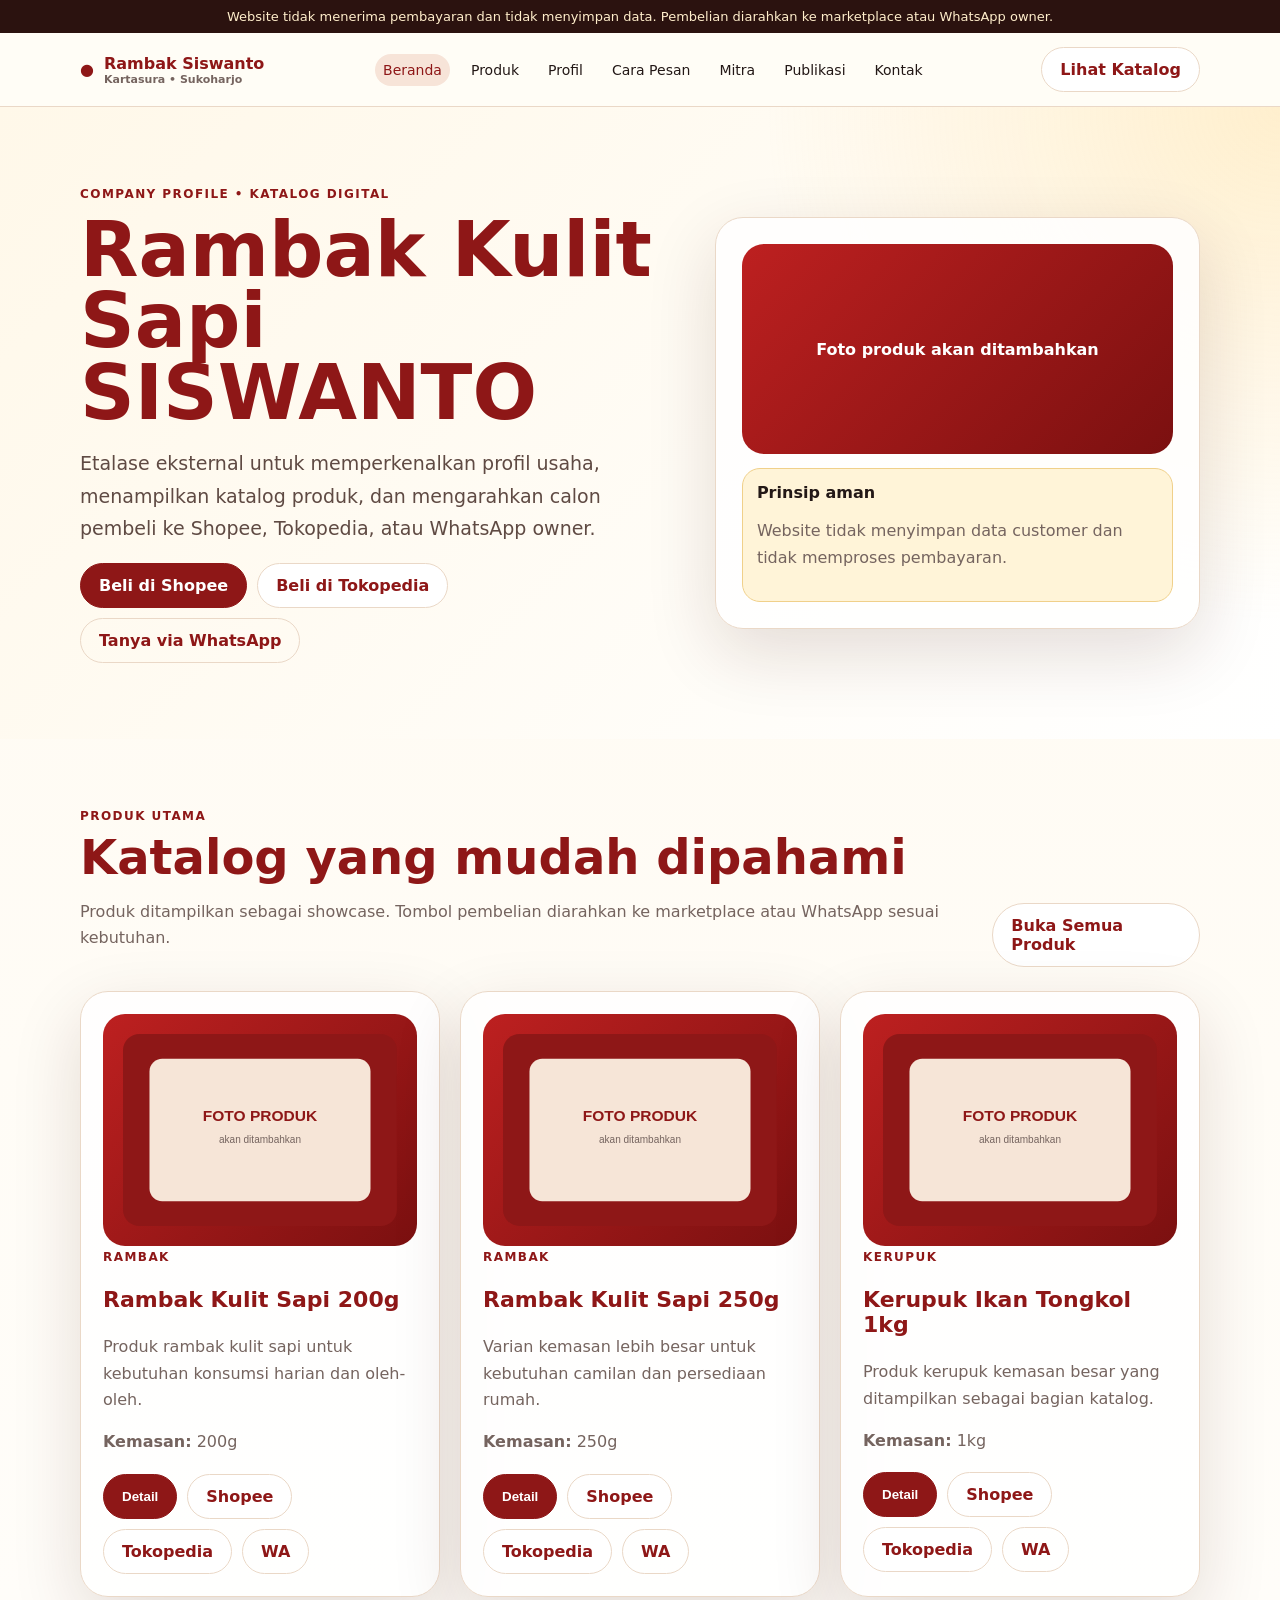
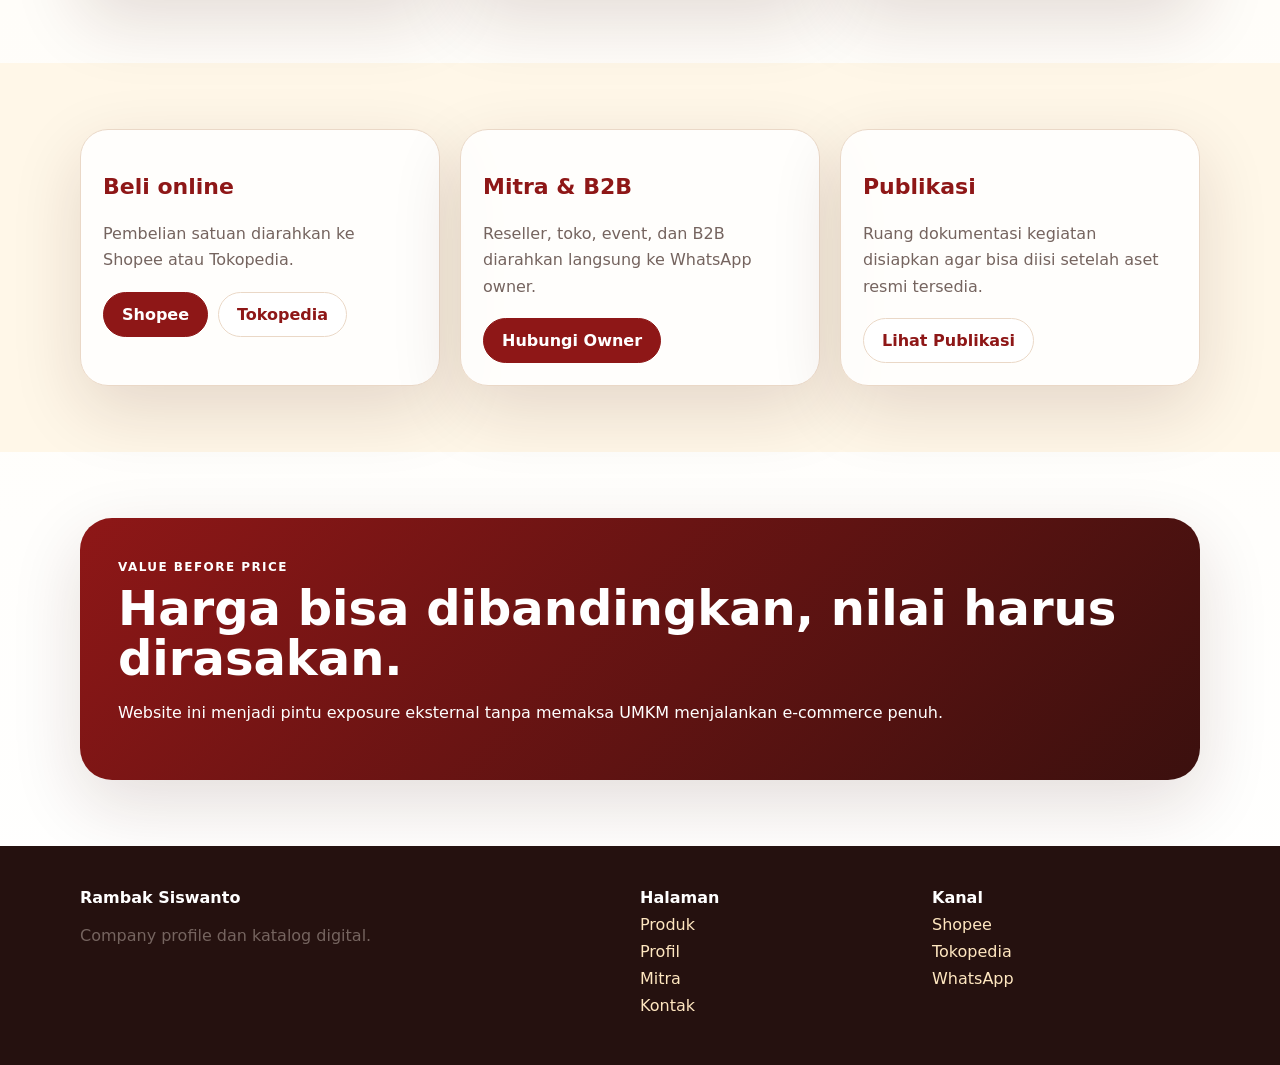
<file: index.html>
<!doctype html><html lang="id"><head><meta charset="utf-8"><meta name="viewport" content="width=device-width,initial-scale=1"><title>Rambak Kulit Sapi SISWANTO</title><link rel="stylesheet" href="styles.css"></head><body data-page="home"><div class="top-note">Website tidak menerima pembayaran dan tidak menyimpan data. Pembelian diarahkan ke marketplace atau WhatsApp owner.</div><header class="nav"><div class="container nav-inner"><a class="brand" href="index.html"><span>●</span><span>Rambak Siswanto<small>Kartasura • Sukoharjo</small></span></a><nav class="nav-links" id="navLinks"><a href="index.html" data-active="home">Beranda</a><a href="produk.html" data-active="produk">Produk</a><a href="profil.html" data-active="profil">Profil</a><a href="order.html" data-active="pesan">Cara Pesan</a><a href="mitra.html" data-active="mitra">Mitra</a><a href="publikasi.html" data-active="publikasi">Publikasi</a><a href="kontak.html" data-active="kontak">Kontak</a></nav><div class="nav-cta"><a class="btn btn-secondary" href="produk.html">Lihat Katalog</a><button class="menu-btn" id="menuBtn">☰</button></div></div></header><main><section class="hero"><div class="container hero-grid"><div class="reveal"><span class="eyebrow">Company Profile • Katalog Digital</span><h1>Rambak Kulit Sapi SISWANTO</h1><p class="lead">Etalase eksternal untuk memperkenalkan profil usaha, menampilkan katalog produk, dan mengarahkan calon pembeli ke Shopee, Tokopedia, atau WhatsApp owner.</p><div class="actions"><a class="btn btn-primary" data-shopee href="#">Beli di Shopee</a><a class="btn btn-secondary" data-tokopedia href="#">Beli di Tokopedia</a><a class="btn btn-ghost" data-wa="market" href="#">Tanya via WhatsApp</a></div></div><div class="hero-card reveal"><div class="mock-img">Foto produk akan ditambahkan</div><div class="floating"><strong>Prinsip aman</strong><p>Website tidak menyimpan data customer dan tidak memproses pembayaran.</p></div></div></div></section><section class="section"><div class="container section-head"><div><span class="mini">Produk utama</span><h2>Katalog yang mudah dipahami</h2><p>Produk ditampilkan sebagai showcase. Tombol pembelian diarahkan ke marketplace atau WhatsApp sesuai kebutuhan.</p></div><a class="btn btn-secondary" href="produk.html">Buka Semua Produk</a></div><div class="container grid-3" id="featuredProducts"></div></section><section class="section alt"><div class="container grid-3"><article class="card card-pad reveal"><h3>Beli online</h3><p>Pembelian satuan diarahkan ke Shopee atau Tokopedia.</p><div class="prod-actions"><a class="btn btn-primary" data-shopee href="#">Shopee</a><a class="btn btn-secondary" data-tokopedia href="#">Tokopedia</a></div></article><article class="card card-pad reveal"><h3>Mitra & B2B</h3><p>Reseller, toko, event, dan B2B diarahkan langsung ke WhatsApp owner.</p><div class="prod-actions"><a class="btn btn-primary" data-wa="b2b" href="#">Hubungi Owner</a></div></article><article class="card card-pad reveal"><h3>Publikasi</h3><p>Ruang dokumentasi kegiatan disiapkan agar bisa diisi setelah aset resmi tersedia.</p><div class="prod-actions"><a class="btn btn-secondary" href="publikasi.html">Lihat Publikasi</a></div></article></div></section><section class="section"><div class="container value-band reveal"><span class="mini">Value before price</span><h2>Harga bisa dibandingkan, nilai harus dirasakan.</h2><p>Website ini menjadi pintu exposure eksternal tanpa memaksa UMKM menjalankan e-commerce penuh.</p></div></section></main><footer class="footer"><div class="container footer-grid"><div><b>Rambak Siswanto</b><p>Company profile dan katalog digital.</p></div><div><b>Halaman</b><a href="produk.html">Produk</a><a href="profil.html">Profil</a><a href="mitra.html">Mitra</a><a href="kontak.html">Kontak</a></div><div><b>Kanal</b><a data-shopee href="#">Shopee</a><a data-tokopedia href="#">Tokopedia</a><a data-wa="market" href="#">WhatsApp</a></div></div></footer><div class="modal" id="productModal"><div class="modal-card"><div class="modal-head"><div><div class="mini" id="modalCategory"></div><h2 id="modalTitle"></h2></div><button class="modal-close" id="modalClose">×</button></div><div class="modal-body"><div class="product-img"><img id="modalImage" alt="Placeholder"></div><div><p><b>Kemasan:</b> <span id="modalPackage"></span></p><p><b>Cocok untuk:</b> <span id="modalBuyer"></span></p><p id="modalDesc"></p><ul id="modalHighlights"></ul><div class="notice" id="modalNote"></div><div class="prod-actions" id="modalActions"></div></div></div></div></div><div id="toast" class="toast"></div><script src="site.config.js"></script><script src="app.js"></script></body></html>
</file>
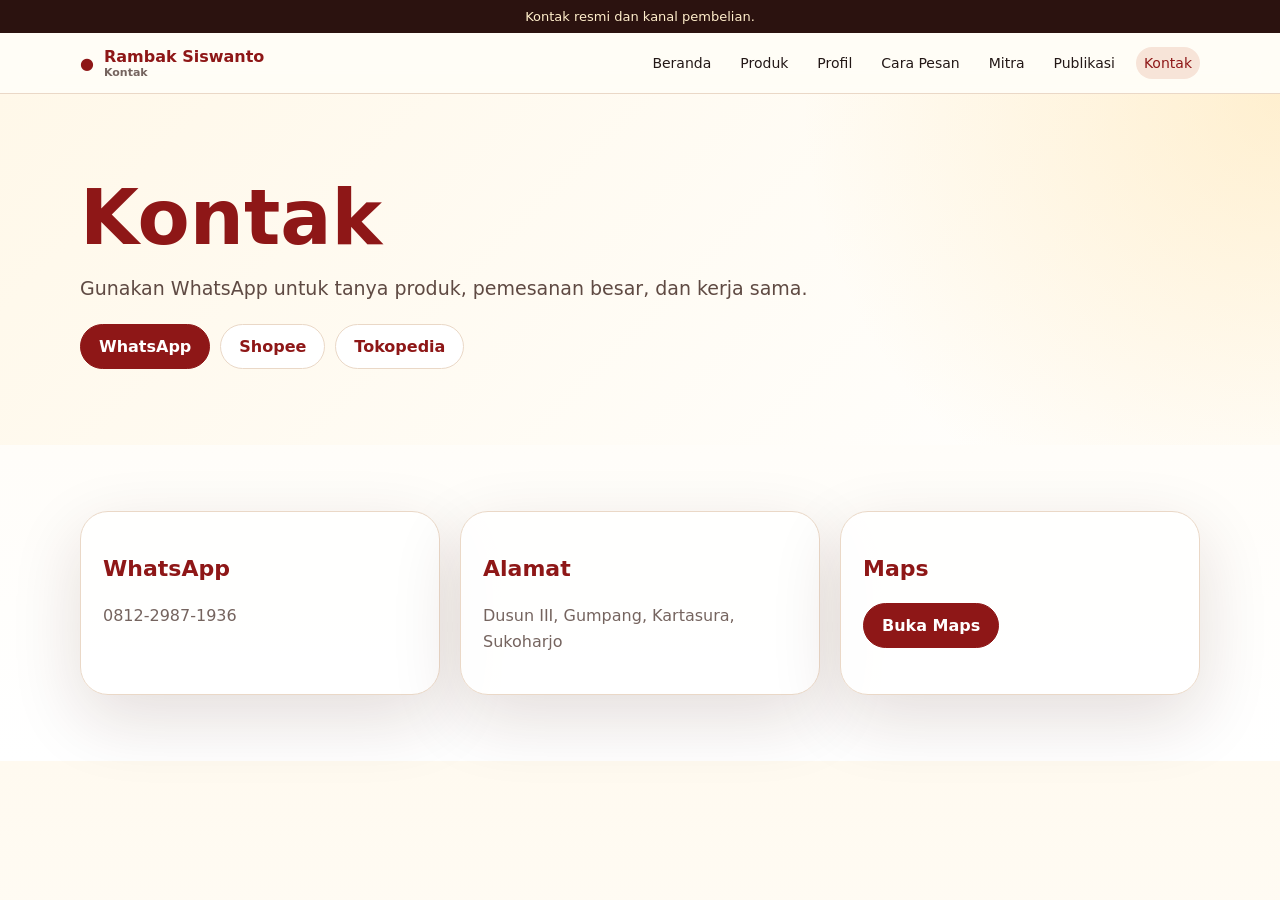
<file: kontak.html>
<!doctype html><html lang="id"><head><meta charset="utf-8"><meta name="viewport" content="width=device-width,initial-scale=1"><title>Kontak | Rambak Siswanto</title><link rel="stylesheet" href="styles.css"></head><body data-page="kontak"><div class="top-note">Kontak resmi dan kanal pembelian.</div><header class="nav"><div class="container nav-inner"><a class="brand" href="index.html"><span>●</span><span>Rambak Siswanto<small>Kontak</small></span></a><nav class="nav-links" id="navLinks"><a href="index.html" data-active="home">Beranda</a><a href="produk.html" data-active="produk">Produk</a><a href="profil.html" data-active="profil">Profil</a><a href="order.html" data-active="pesan">Cara Pesan</a><a href="mitra.html" data-active="mitra">Mitra</a><a href="publikasi.html" data-active="publikasi">Publikasi</a><a href="kontak.html" data-active="kontak">Kontak</a></nav><button class="menu-btn" id="menuBtn">☰</button></div></header><main><section class="hero"><div class="container"><h1>Kontak</h1><p class="lead">Gunakan WhatsApp untuk tanya produk, pemesanan besar, dan kerja sama.</p><div class="actions"><a class="btn btn-primary" data-wa="market" href="#">WhatsApp</a><a class="btn btn-secondary" data-shopee href="#">Shopee</a><a class="btn btn-secondary" data-tokopedia href="#">Tokopedia</a></div></div></section><section class="section"><div class="container grid-3"><article class="card card-pad"><h3>WhatsApp</h3><p>0812-2987-1936</p></article><article class="card card-pad"><h3>Alamat</h3><p>Dusun III, Gumpang, Kartasura, Sukoharjo</p></article><article class="card card-pad"><h3>Maps</h3><a class="btn btn-primary" data-maps href="#">Buka Maps</a></article></div></section></main><div id="toast" class="toast"></div><script src="site.config.js"></script><script src="app.js"></script></body></html>
</file>
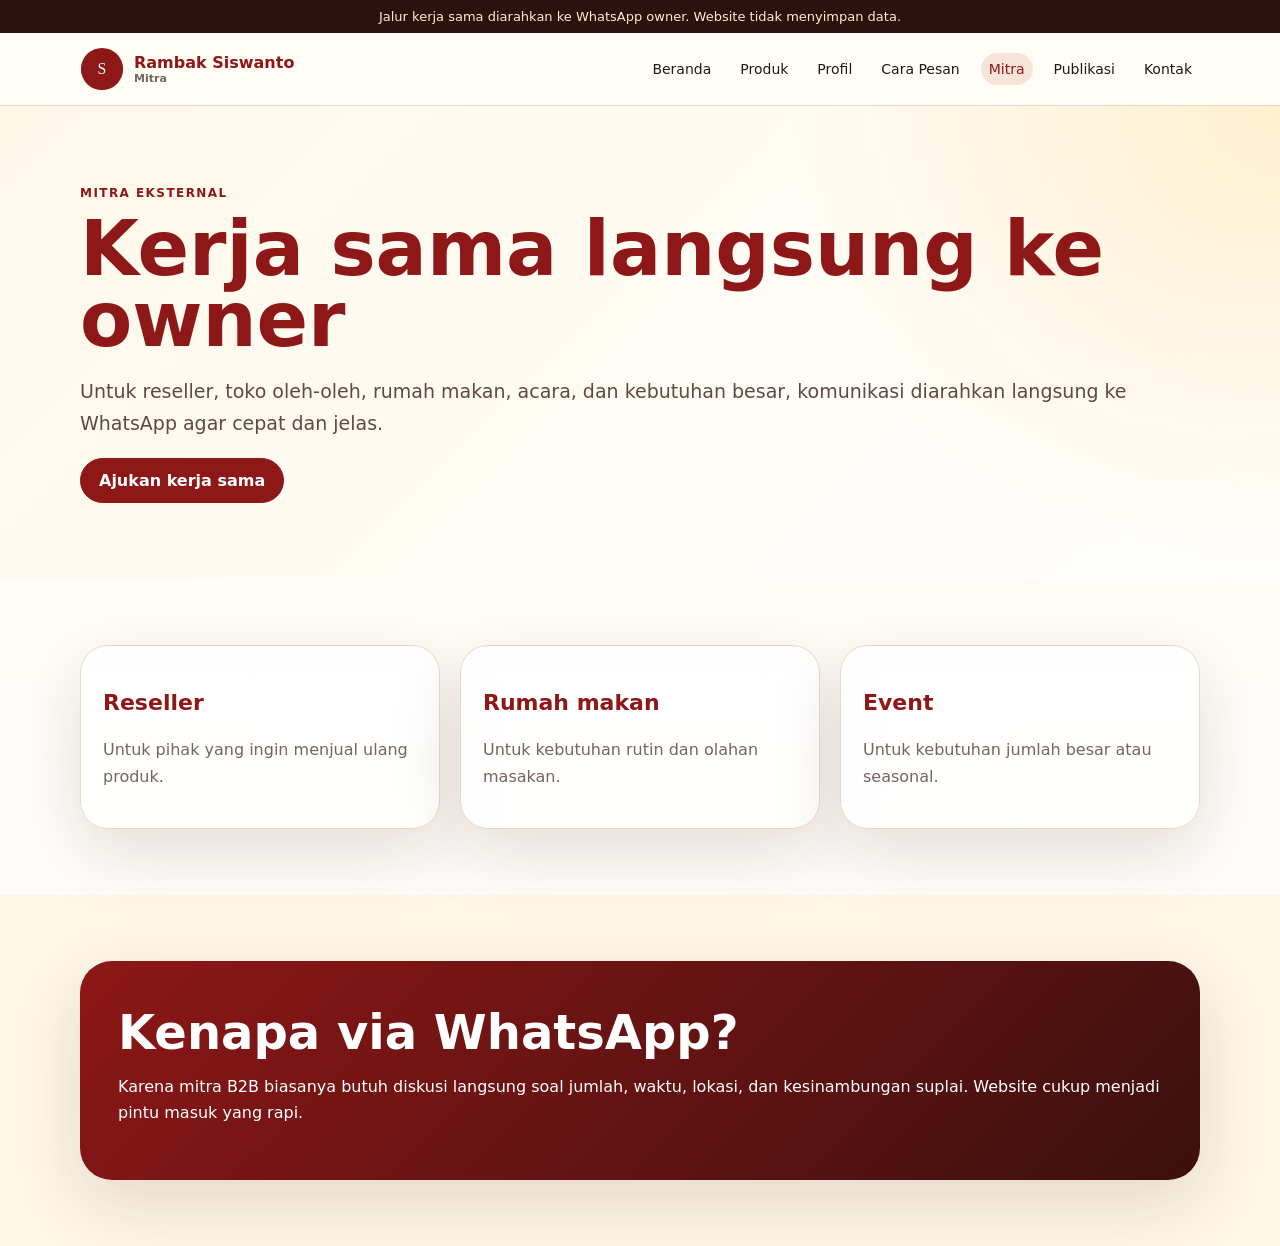
<file: mitra.html>
<!doctype html><html lang="id"><head><meta charset="utf-8"><meta name="viewport" content="width=device-width, initial-scale=1"><title>Mitra | Rambak Siswanto</title><link rel="icon" href="assets/brand-mark.svg"><link rel="stylesheet" href="styles.css"></head><body data-page="mitra"><div class="top-note">Jalur kerja sama diarahkan ke WhatsApp owner. Website tidak menyimpan data.</div><header class="nav"><div class="container nav-inner"><a class="brand" href="index.html"><img src="assets/brand-mark.svg"><span>Rambak Siswanto<small>Mitra</small></span></a><nav class="nav-links" id="navLinks"><a href="index.html" data-active="home">Beranda</a><a href="produk.html" data-active="produk">Produk</a><a href="profil.html" data-active="profil">Profil</a><a href="order.html" data-active="pesan">Cara Pesan</a><a href="mitra.html" data-active="mitra">Mitra</a><a href="publikasi.html" data-active="publikasi">Publikasi</a><a href="kontak.html" data-active="kontak">Kontak</a></nav><button class="menu-btn" id="menuBtn">☰</button></div></header><main><section class="hero"><div class="container"><span class="eyebrow">Mitra eksternal</span><h1>Kerja sama langsung ke owner</h1><p class="lead">Untuk reseller, toko oleh-oleh, rumah makan, acara, dan kebutuhan besar, komunikasi diarahkan langsung ke WhatsApp agar cepat dan jelas.</p><a class="btn btn-primary" data-wa="b2b" href="#">Ajukan kerja sama</a></div></section><section class="section"><div class="container grid-3"><article class="card card-pad reveal"><h3>Reseller</h3><p>Untuk pihak yang ingin menjual ulang produk.</p></article><article class="card card-pad reveal"><h3>Rumah makan</h3><p>Untuk kebutuhan rutin dan olahan masakan.</p></article><article class="card card-pad reveal"><h3>Event</h3><p>Untuk kebutuhan jumlah besar atau seasonal.</p></article></div></section><section class="section alt"><div class="container value-band"><h2>Kenapa via WhatsApp?</h2><p>Karena mitra B2B biasanya butuh diskusi langsung soal jumlah, waktu, lokasi, dan kesinambungan suplai. Website cukup menjadi pintu masuk yang rapi.</p></div></section></main><div id="toast" class="toast"></div><script src="site.config.js"></script><script src="app.js"></script></body></html>
</file>
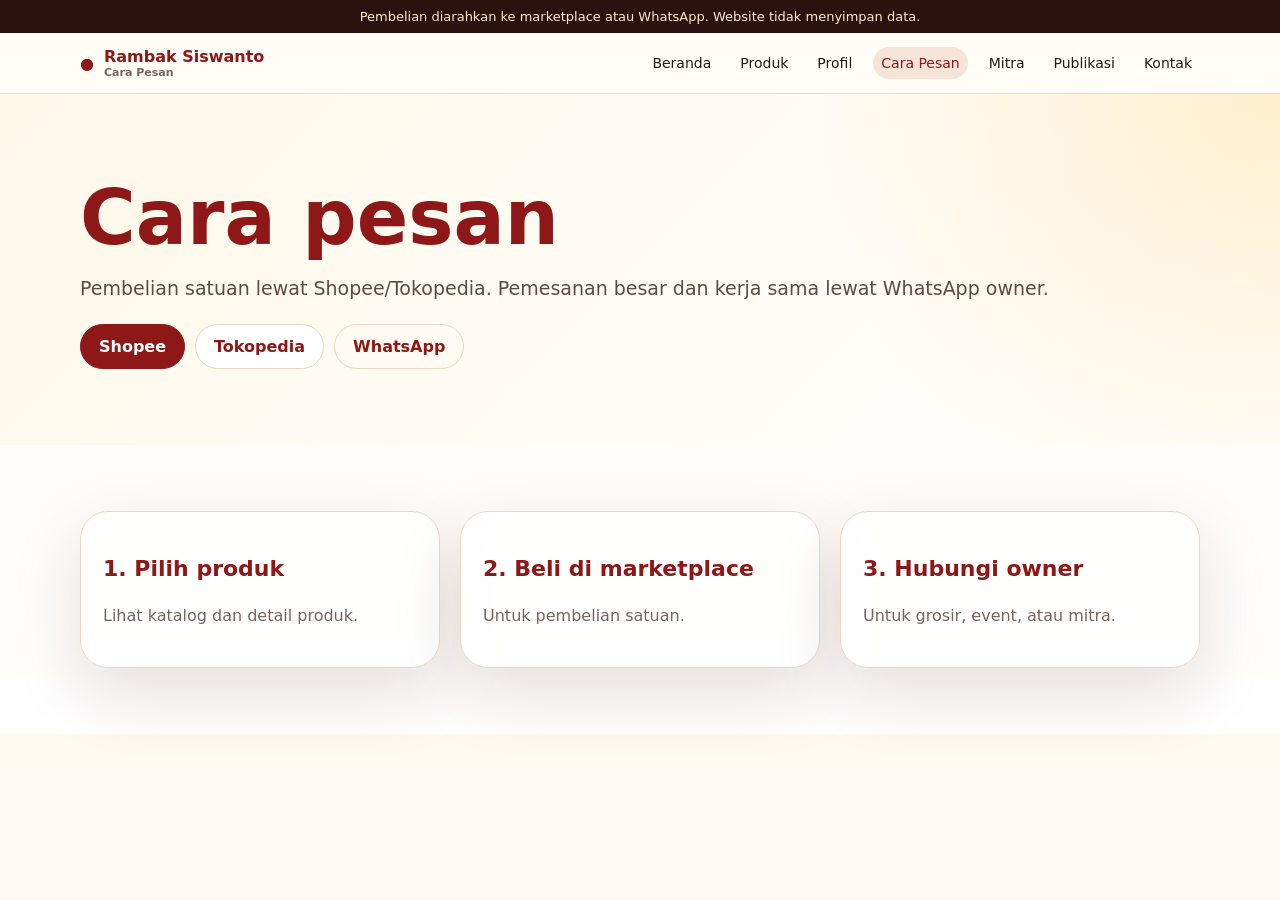
<file: order.html>
<!doctype html><html lang="id"><head><meta charset="utf-8"><meta name="viewport" content="width=device-width,initial-scale=1"><title>Cara Pesan | Rambak Siswanto</title><link rel="stylesheet" href="styles.css"></head><body data-page="pesan"><div class="top-note">Pembelian diarahkan ke marketplace atau WhatsApp. Website tidak menyimpan data.</div><header class="nav"><div class="container nav-inner"><a class="brand" href="index.html"><span>●</span><span>Rambak Siswanto<small>Cara Pesan</small></span></a><nav class="nav-links" id="navLinks"><a href="index.html" data-active="home">Beranda</a><a href="produk.html" data-active="produk">Produk</a><a href="profil.html" data-active="profil">Profil</a><a href="order.html" data-active="pesan">Cara Pesan</a><a href="mitra.html" data-active="mitra">Mitra</a><a href="publikasi.html" data-active="publikasi">Publikasi</a><a href="kontak.html" data-active="kontak">Kontak</a></nav><button class="menu-btn" id="menuBtn">☰</button></div></header><main><section class="hero"><div class="container"><h1>Cara pesan</h1><p class="lead">Pembelian satuan lewat Shopee/Tokopedia. Pemesanan besar dan kerja sama lewat WhatsApp owner.</p><div class="actions"><a class="btn btn-primary" data-shopee href="#">Shopee</a><a class="btn btn-secondary" data-tokopedia href="#">Tokopedia</a><a class="btn btn-ghost" data-wa="market" href="#">WhatsApp</a></div></div></section><section class="section"><div class="container grid-3"><article class="card card-pad"><h3>1. Pilih produk</h3><p>Lihat katalog dan detail produk.</p></article><article class="card card-pad"><h3>2. Beli di marketplace</h3><p>Untuk pembelian satuan.</p></article><article class="card card-pad"><h3>3. Hubungi owner</h3><p>Untuk grosir, event, atau mitra.</p></article></div></section></main><div id="toast" class="toast"></div><script src="site.config.js"></script><script src="app.js"></script></body></html>
</file>
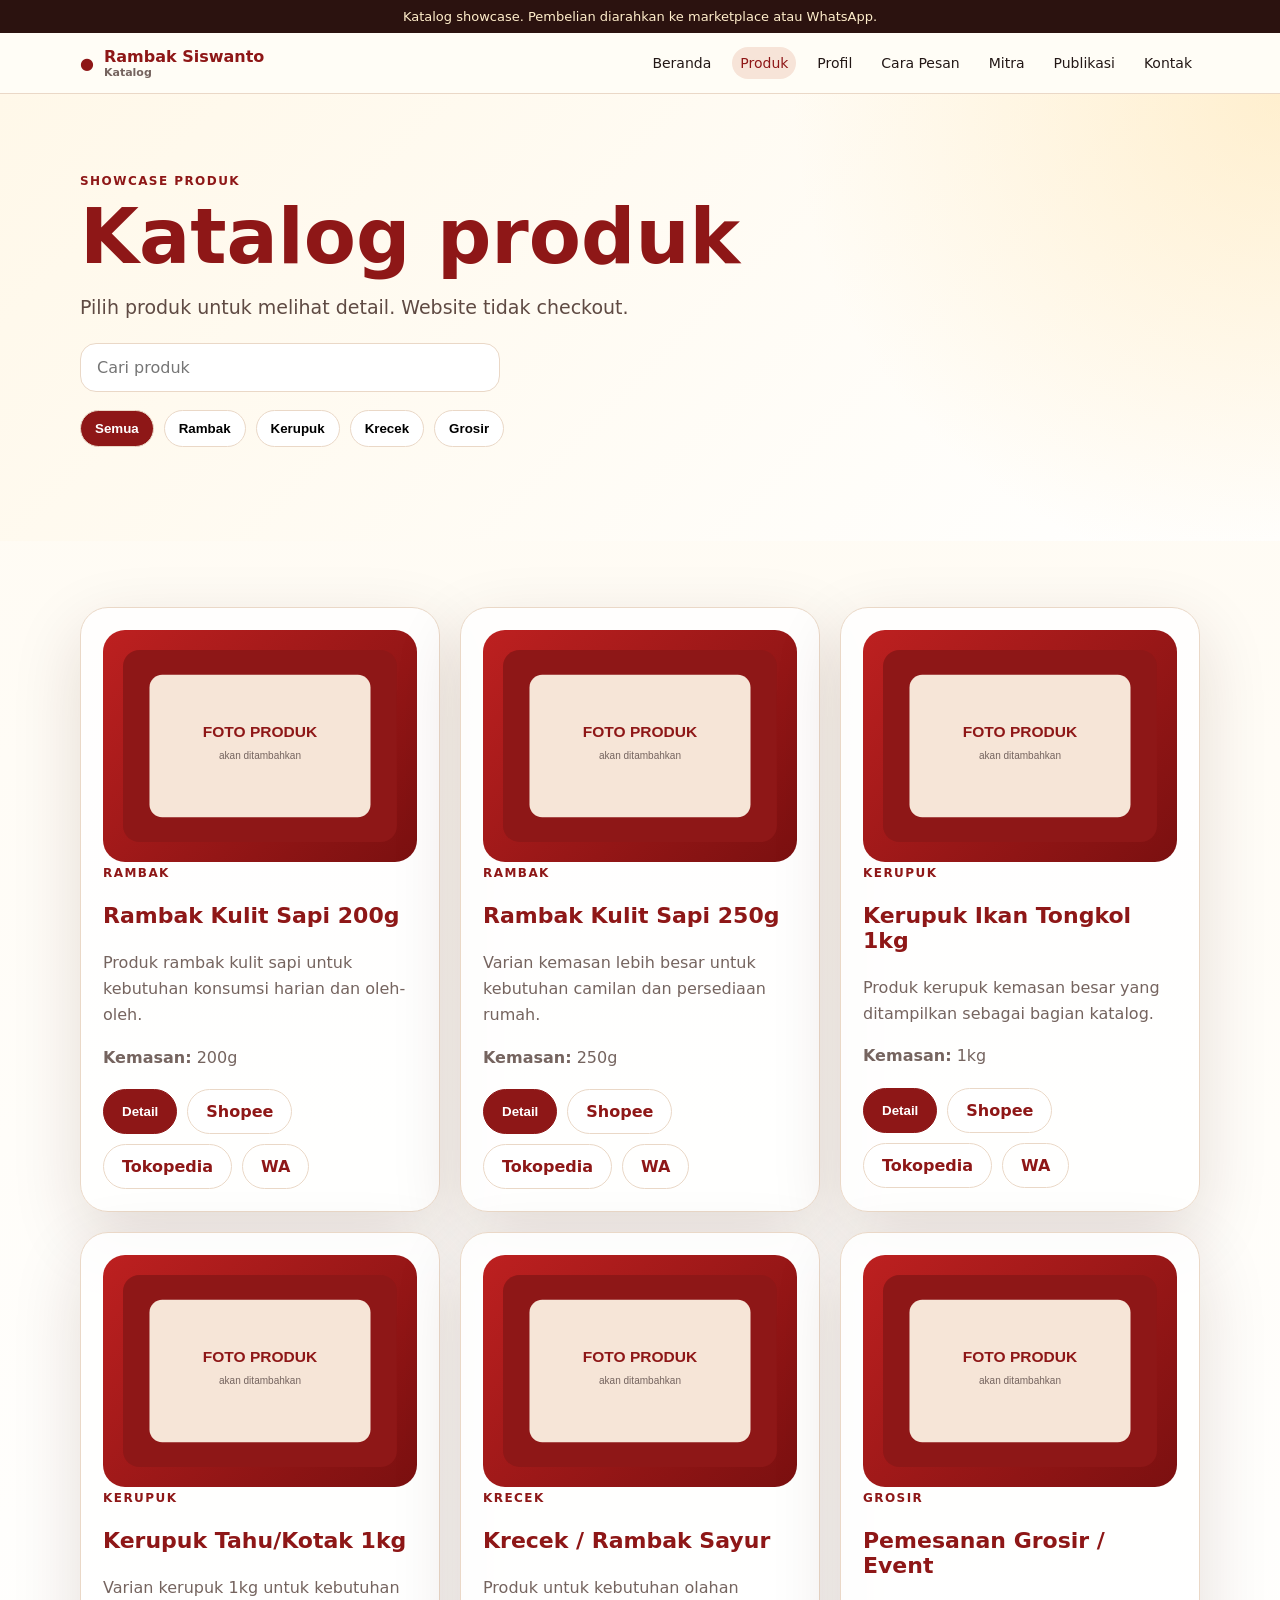
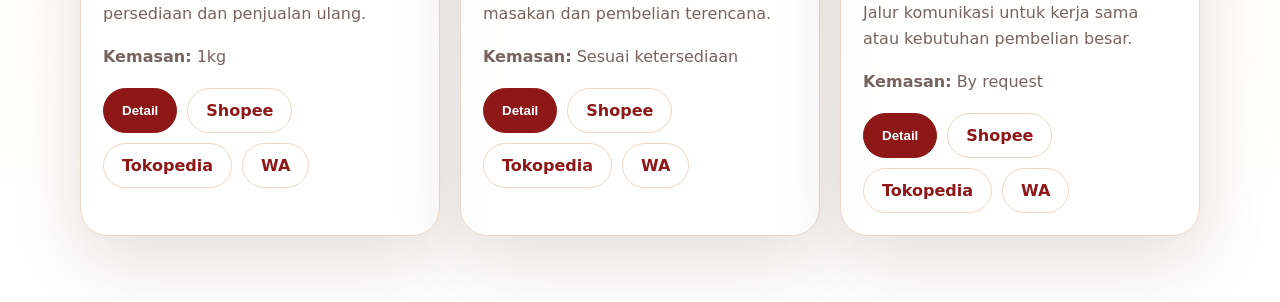
<file: produk.html>
<!doctype html><html lang="id"><head><meta charset="utf-8"><meta name="viewport" content="width=device-width,initial-scale=1"><title>Produk | Rambak Siswanto</title><link rel="stylesheet" href="styles.css"></head><body data-page="produk"><div class="top-note">Katalog showcase. Pembelian diarahkan ke marketplace atau WhatsApp.</div><header class="nav"><div class="container nav-inner"><a class="brand" href="index.html"><span>●</span><span>Rambak Siswanto<small>Katalog</small></span></a><nav class="nav-links" id="navLinks"><a href="index.html" data-active="home">Beranda</a><a href="produk.html" data-active="produk">Produk</a><a href="profil.html" data-active="profil">Profil</a><a href="order.html" data-active="pesan">Cara Pesan</a><a href="mitra.html" data-active="mitra">Mitra</a><a href="publikasi.html" data-active="publikasi">Publikasi</a><a href="kontak.html" data-active="kontak">Kontak</a></nav><button class="menu-btn" id="menuBtn">☰</button></div></header><main><section class="hero"><div class="container"><span class="eyebrow">Showcase produk</span><h1>Katalog produk</h1><p class="lead">Pilih produk untuk melihat detail. Website tidak checkout.</p><input class="search" id="productSearch" placeholder="Cari produk"><div class="chips"><button class="chip active" data-filter="all">Semua</button><button class="chip" data-filter="rambak">Rambak</button><button class="chip" data-filter="kerupuk">Kerupuk</button><button class="chip" data-filter="krecek">Krecek</button><button class="chip" data-filter="grosir">Grosir</button></div></div></section><section class="section"><div class="container grid-3" id="productGrid"></div></section></main><div class="modal" id="productModal"><div class="modal-card"><div class="modal-head"><div><div class="mini" id="modalCategory"></div><h2 id="modalTitle"></h2></div><button class="modal-close" id="modalClose">×</button></div><div class="modal-body"><div class="product-img">Foto produk akan ditambahkan</div><div><p><b>Kemasan:</b> <span id="modalPackage"></span></p><p><b>Cocok untuk:</b> <span id="modalBuyer"></span></p><p id="modalDesc"></p><ul id="modalHighlights"></ul><div class="notice" id="modalNote"></div><div class="prod-actions" id="modalActions"></div></div></div></div></div><div id="toast" class="toast"></div><script src="site.config.js"></script><script src="app.js"></script></body></html>
</file>
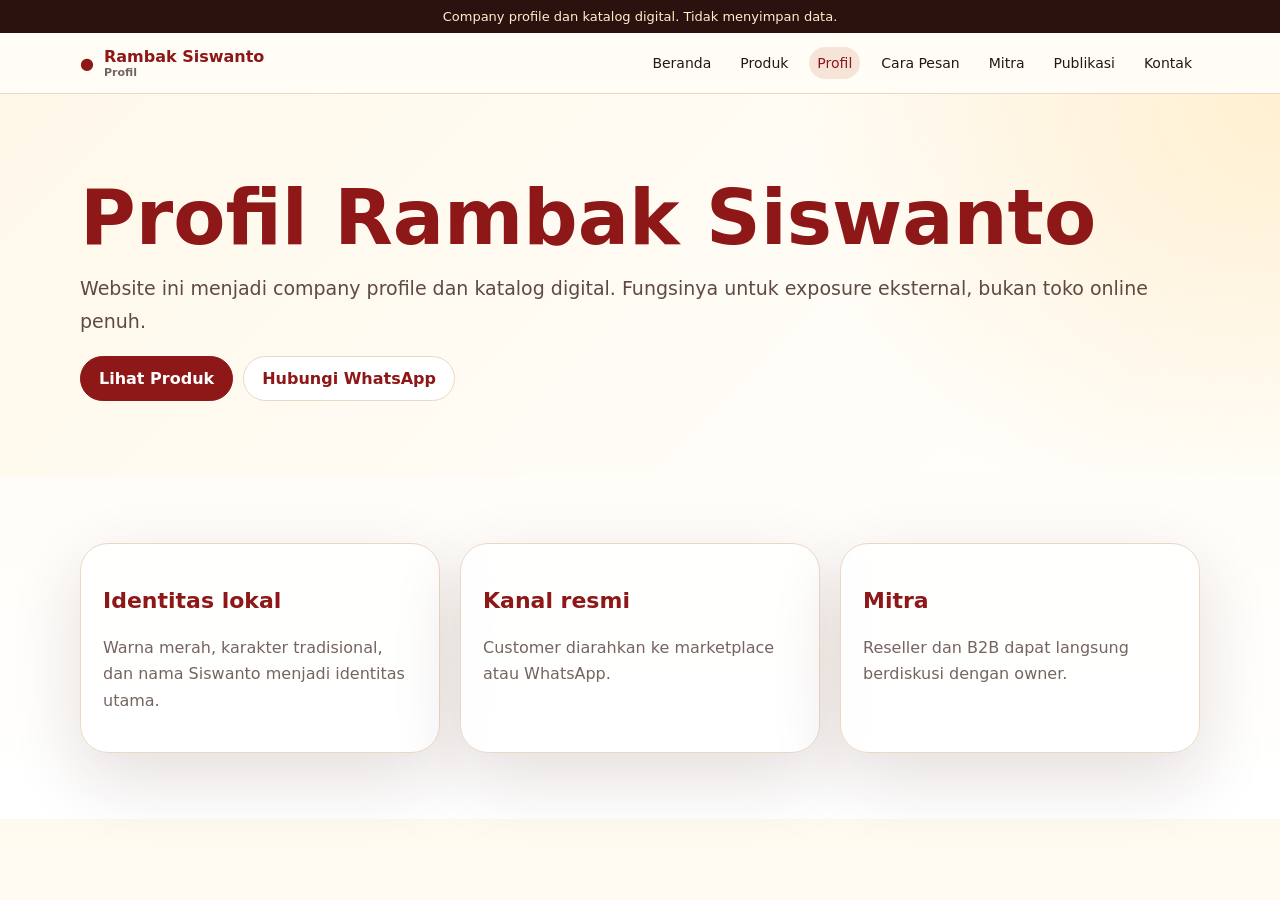
<file: profil.html>
<!doctype html><html lang="id"><head><meta charset="utf-8"><meta name="viewport" content="width=device-width,initial-scale=1"><title>Profil | Rambak Siswanto</title><link rel="stylesheet" href="styles.css"></head><body data-page="profil"><div class="top-note">Company profile dan katalog digital. Tidak menyimpan data.</div><header class="nav"><div class="container nav-inner"><a class="brand" href="index.html"><span>●</span><span>Rambak Siswanto<small>Profil</small></span></a><nav class="nav-links" id="navLinks"><a href="index.html" data-active="home">Beranda</a><a href="produk.html" data-active="produk">Produk</a><a href="profil.html" data-active="profil">Profil</a><a href="order.html" data-active="pesan">Cara Pesan</a><a href="mitra.html" data-active="mitra">Mitra</a><a href="publikasi.html" data-active="publikasi">Publikasi</a><a href="kontak.html" data-active="kontak">Kontak</a></nav><button class="menu-btn" id="menuBtn">☰</button></div></header><main><section class="hero"><div class="container"><h1>Profil Rambak Siswanto</h1><p class="lead">Website ini menjadi company profile dan katalog digital. Fungsinya untuk exposure eksternal, bukan toko online penuh.</p><div class="actions"><a class="btn btn-primary" href="produk.html">Lihat Produk</a><a class="btn btn-secondary" data-wa="market" href="#">Hubungi WhatsApp</a></div></div></section><section class="section"><div class="container grid-3"><article class="card card-pad"><h3>Identitas lokal</h3><p>Warna merah, karakter tradisional, dan nama Siswanto menjadi identitas utama.</p></article><article class="card card-pad"><h3>Kanal resmi</h3><p>Customer diarahkan ke marketplace atau WhatsApp.</p></article><article class="card card-pad"><h3>Mitra</h3><p>Reseller dan B2B dapat langsung berdiskusi dengan owner.</p></article></div></section></main><div id="toast" class="toast"></div><script src="site.config.js"></script><script src="app.js"></script></body></html>
</file>
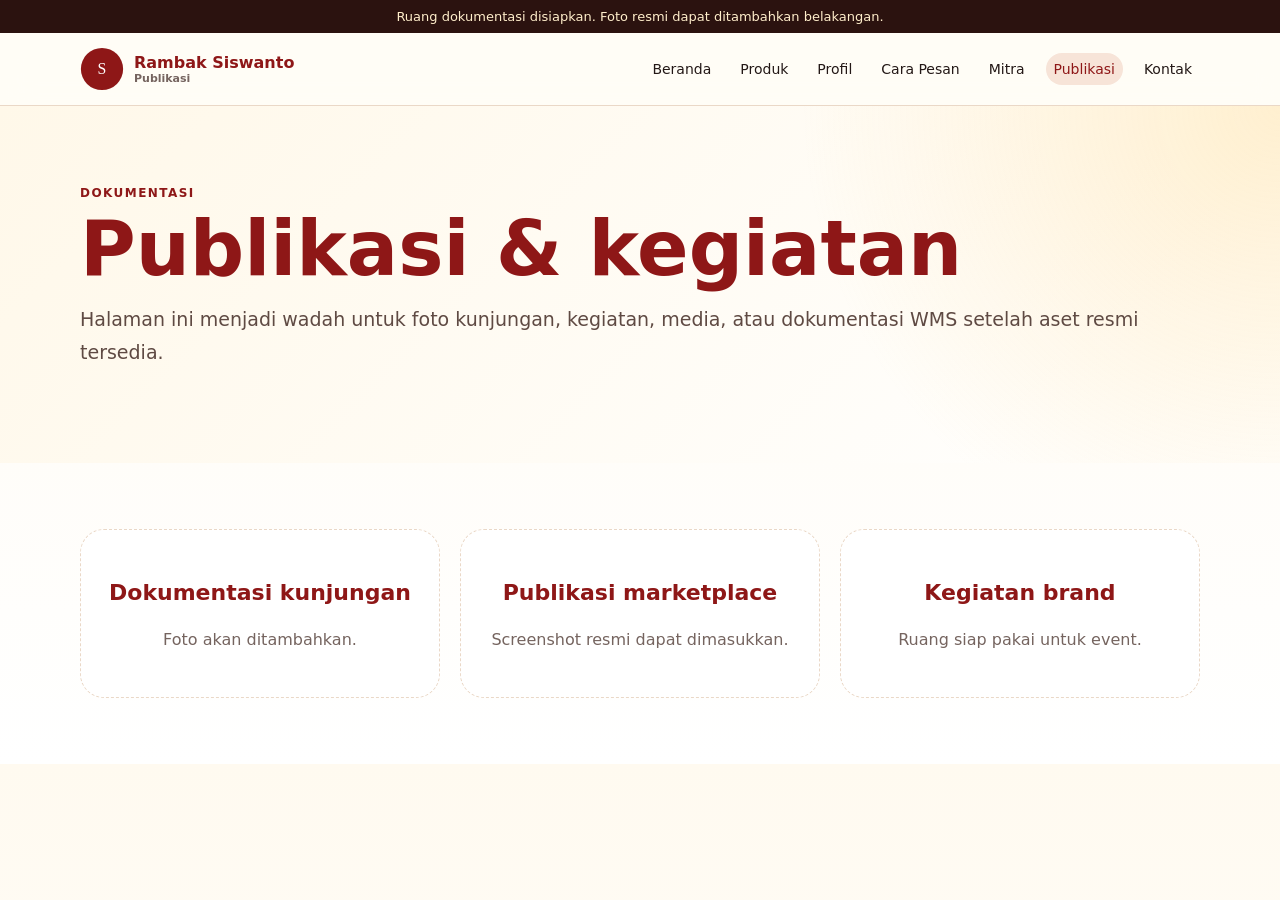
<file: publikasi.html>
<!doctype html><html lang="id"><head><meta charset="utf-8"><meta name="viewport" content="width=device-width, initial-scale=1"><title>Publikasi | Rambak Siswanto</title><link rel="icon" href="assets/brand-mark.svg"><link rel="stylesheet" href="styles.css"></head><body data-page="publikasi"><div class="top-note">Ruang dokumentasi disiapkan. Foto resmi dapat ditambahkan belakangan.</div><header class="nav"><div class="container nav-inner"><a class="brand" href="index.html"><img src="assets/brand-mark.svg"><span>Rambak Siswanto<small>Publikasi</small></span></a><nav class="nav-links" id="navLinks"><a href="index.html" data-active="home">Beranda</a><a href="produk.html" data-active="produk">Produk</a><a href="profil.html" data-active="profil">Profil</a><a href="order.html" data-active="pesan">Cara Pesan</a><a href="mitra.html" data-active="mitra">Mitra</a><a href="publikasi.html" data-active="publikasi">Publikasi</a><a href="kontak.html" data-active="kontak">Kontak</a></nav><button class="menu-btn" id="menuBtn">☰</button></div></header><main><section class="hero"><div class="container"><span class="eyebrow">Dokumentasi</span><h1>Publikasi & kegiatan</h1><p class="lead">Halaman ini menjadi wadah untuk foto kunjungan, kegiatan, media, atau dokumentasi WMS setelah aset resmi tersedia.</p></div></section><section class="section"><div class="container grid-3"><article class="empty reveal"><h3>Dokumentasi kunjungan</h3><p>Foto akan ditambahkan.</p></article><article class="empty reveal"><h3>Publikasi marketplace</h3><p>Screenshot resmi dapat dimasukkan.</p></article><article class="empty reveal"><h3>Kegiatan brand</h3><p>Ruang siap pakai untuk event.</p></article></div></section></main><div id="toast" class="toast"></div><script src="site.config.js"></script><script src="app.js"></script></body></html>
</file>
<file: styles.css>
:root{--r:#8e1717;--r2:#b72222;--c:#fff7e8;--p:#fffdf7;--i:#231816;--m:#75645f;--l:#ead8c7;--g:#d9a441;--s:0 24px 70px rgba(67,20,15,.14)}*{box-sizing:border-box}html{scroll-behavior:smooth}body{margin:0;font-family:Inter,system-ui,-apple-system,Segoe UI,sans-serif;color:var(--i);background:linear-gradient(180deg,#fffaf0,#fff)}a{text-decoration:none;color:inherit}img{max-width:100%;display:block}.container{width:min(1120px,92%);margin:auto}.top-note{background:#2b120f;color:#ffeecb;text-align:center;padding:9px 14px;font-size:13px}.nav{position:sticky;top:0;z-index:10;background:rgba(255,253,247,.93);backdrop-filter:blur(14px);border-bottom:1px solid var(--l)}.nav-inner{display:flex;align-items:center;justify-content:space-between;gap:18px;padding:14px 0}.brand{display:flex;align-items:center;gap:10px;font-weight:900;color:var(--r)}.brand img{width:44px}.brand small{display:block;color:var(--m);font-size:11px}.nav-links{display:flex;gap:13px;font-size:14px}.nav-links a{padding:8px;border-radius:999px}.nav-links a.active,.nav-links a:hover{background:#f7e4d8;color:var(--r)}.menu-btn{display:none;border:0;background:var(--r);color:#fff;border-radius:12px;padding:10px 13px}.btn{display:inline-flex;align-items:center;justify-content:center;gap:8px;border-radius:999px;padding:12px 18px;border:1px solid var(--l);font-weight:800;cursor:pointer;transition:.25s}.btn:hover{transform:translateY(-2px);box-shadow:0 12px 28px rgba(142,23,23,.18)}.btn-primary{background:var(--r);color:#fff;border-color:var(--r)}.btn-secondary{background:#fff;color:var(--r)}.btn-ghost{background:transparent;color:var(--r)}.hero{padding:76px 0;background:radial-gradient(circle at top right,#ffd37a55,transparent 36%),linear-gradient(135deg,#fff8e9,#fff)}.hero-grid,.split{display:grid;grid-template-columns:1.1fr .9fr;gap:42px;align-items:center}.eyebrow,.mini{color:var(--r);font-size:12px;font-weight:900;letter-spacing:.12em;text-transform:uppercase}h1{font-size:clamp(42px,7vw,76px);line-height:.94;margin:12px 0;color:var(--r)}h2{font-size:clamp(28px,4vw,48px);line-height:1.05;margin:8px 0 14px;color:var(--r)}h3{color:var(--r);font-size:22px}.lead{font-size:19px;color:#5f4a43;line-height:1.7}.actions,.prod-actions{display:flex;flex-wrap:wrap;gap:10px;margin-top:18px}.hero-card,.card{background:rgba(255,255,255,.86);border:1px solid var(--l);border-radius:28px;box-shadow:var(--s);overflow:hidden}.hero-card{padding:26px}.mock-img,.product-img{min-height:210px;border-radius:22px;background:linear-gradient(135deg,#bd2020,#7b1010);display:grid;place-items:center;color:#fff;font-weight:900;text-align:center;padding:20px}.mock-img img{width:72%;margin:auto}.floating{margin-top:14px;background:#fff4d8;border:1px solid #f0d08a;border-radius:18px;padding:14px}.section{padding:66px 0}.alt{background:var(--c)}.section-head{display:flex;justify-content:space-between;gap:20px;align-items:end;margin-bottom:24px}.grid-3{display:grid;grid-template-columns:repeat(3,1fr);gap:20px}.card-pad,.product-card{padding:22px}.product-card .product-img{min-height:180px}.muted,p{color:var(--m);line-height:1.65}.chips{display:flex;gap:10px;flex-wrap:wrap;margin:18px 0}.chip{border:1px solid var(--l);background:#fff;border-radius:999px;padding:10px 14px;font-weight:800;cursor:pointer}.chip.active{background:var(--r);color:#fff}.search{width:100%;max-width:420px;border:1px solid var(--l);border-radius:16px;padding:14px 16px;font:inherit}.value-band{background:linear-gradient(135deg,#8e1717,#3b100e);color:#fff;border-radius:32px;padding:38px;box-shadow:var(--s)}.value-band *{color:#fff}.notice{background:#fff7df;border:1px solid #f0d08a;border-radius:18px;padding:14px;color:#684b12}.footer{background:#25110f;color:#fff;padding:42px 0}.footer-grid{display:grid;grid-template-columns:2fr 1fr 1fr;gap:24px}.footer a{display:block;color:#ffe7c0;margin:8px 0}.footer-logo{max-width:260px;border-radius:18px;margin-bottom:12px}.modal{position:fixed;inset:0;background:rgba(0,0,0,.45);display:none;place-items:center;padding:18px;z-index:30}.modal.show{display:grid}.modal-card{background:#fff;border-radius:28px;max-width:880px;width:100%;max-height:90vh;overflow:auto;padding:24px}.modal-head{display:flex;justify-content:space-between;gap:16px}.modal-close{border:0;background:var(--r);color:#fff;border-radius:999px;width:38px;height:38px;font-size:22px}.modal-body{display:grid;grid-template-columns:.9fr 1.1fr;gap:22px}.toast{position:fixed;right:18px;bottom:18px;background:#231816;color:#fff;border-radius:14px;padding:12px 16px;opacity:0;transform:translateY(12px);transition:.25s;z-index:40}.toast.show{opacity:1;transform:none}.reveal{opacity:0;transform:translateY(18px);transition:.7s}.reveal.show{opacity:1;transform:none}.empty{border:1px dashed var(--l);border-radius:24px;padding:28px;text-align:center;background:#fff}.step{display:flex;gap:12px;align-items:flex-start;margin:14px 0}.num{background:var(--r);color:#fff;border-radius:999px;width:34px;height:34px;display:grid;place-items:center;font-weight:900;flex:0 0 34px}@media(max-width:860px){.nav-links{display:none;position:absolute;left:4%;right:4%;top:76px;background:#fff;border:1px solid var(--l);border-radius:22px;padding:14px;box-shadow:var(--s);flex-direction:column}.nav-links.open{display:flex}.menu-btn{display:block}.hero-grid,.split,.modal-body{grid-template-columns:1fr}.grid-3,.footer-grid{grid-template-columns:1fr}.section-head{display:block}.nav-cta .btn{display:none}h1{font-size:44px}}
</file>
